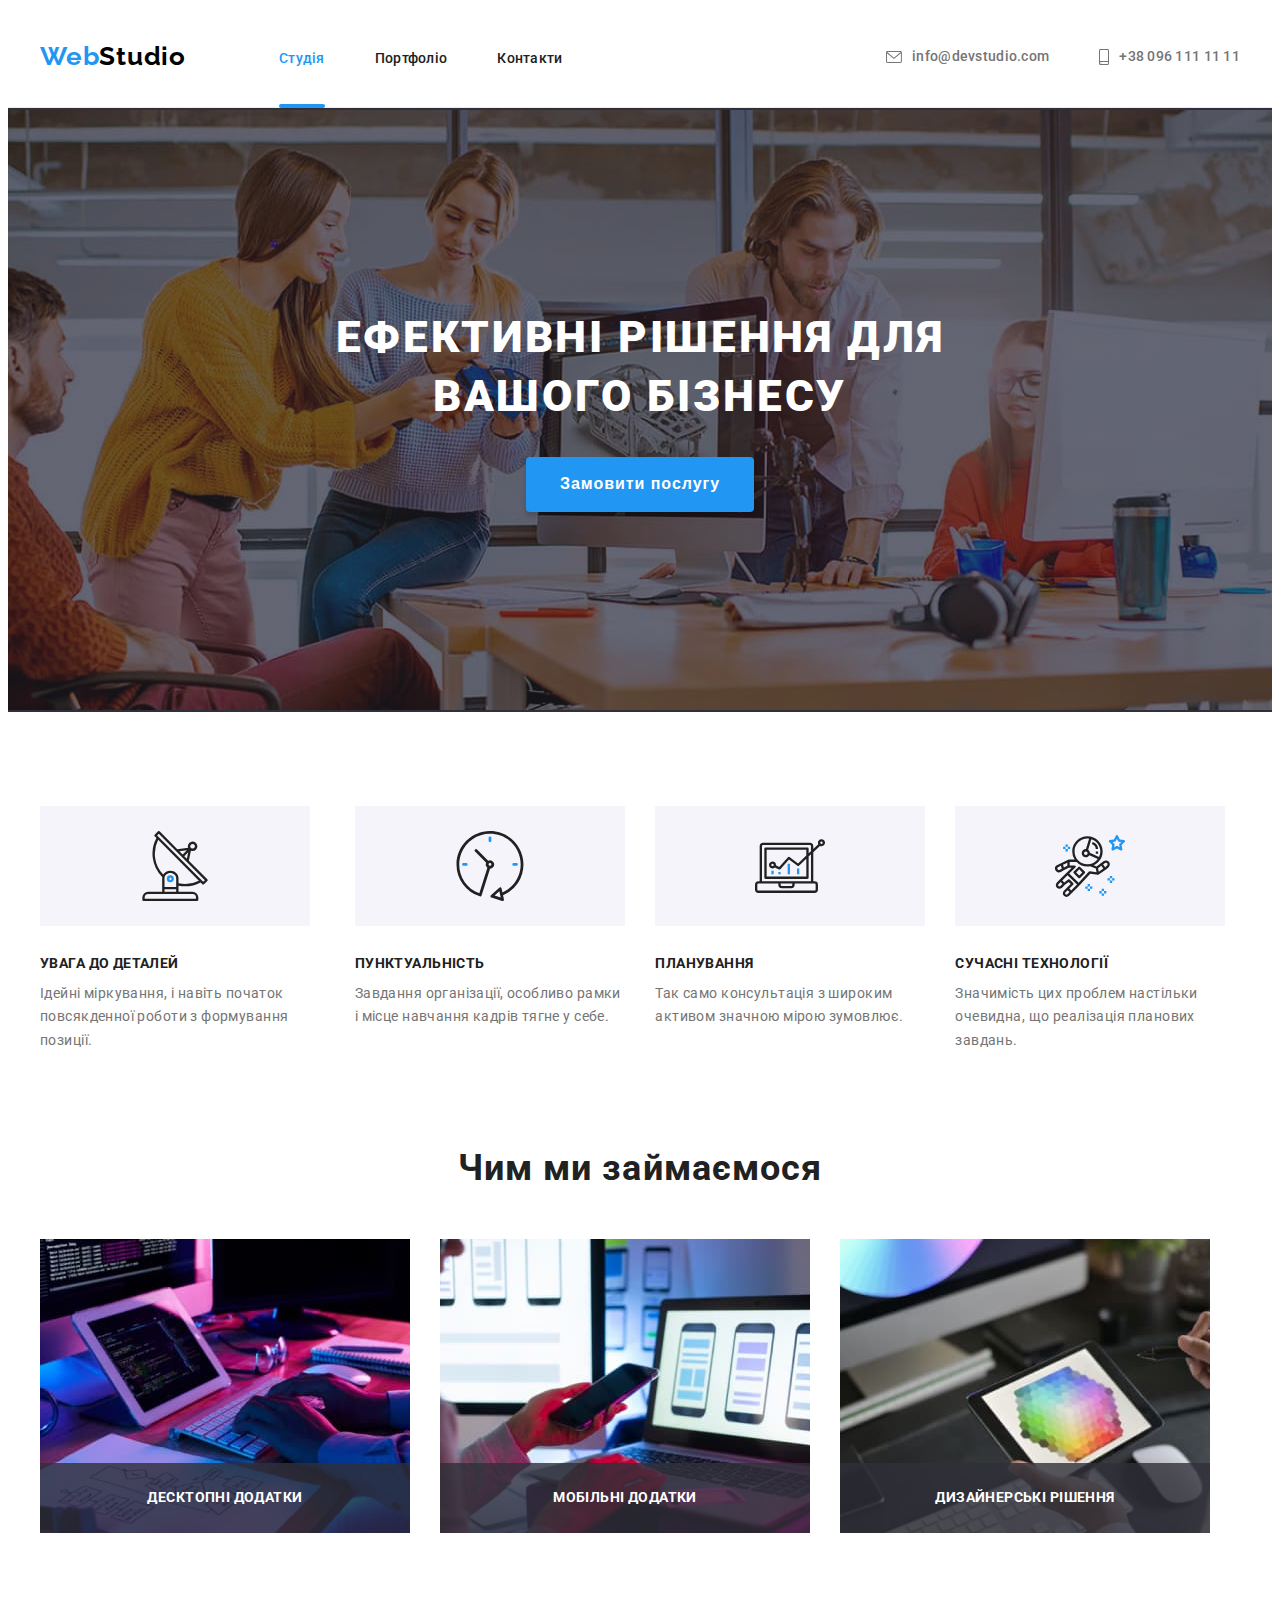
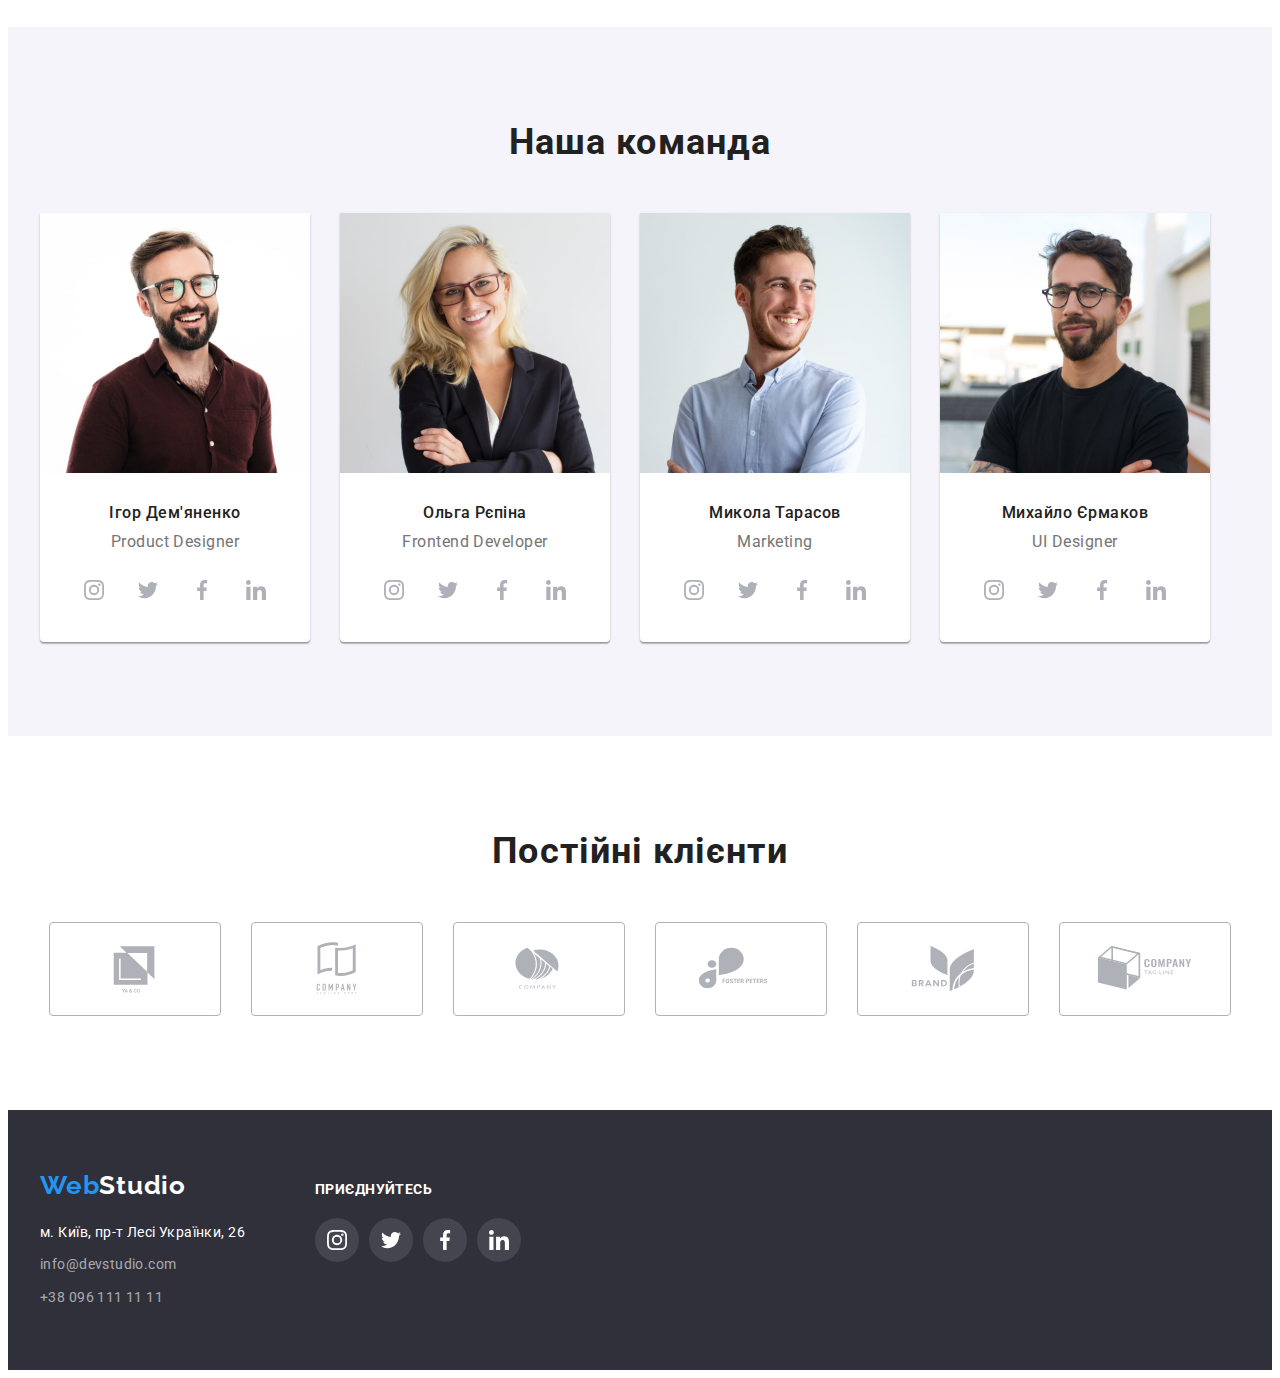
<file: index.html>
<!DOCTYPE html>
<html lang="en">
  <head>
    <meta charset="UTF-8" />
    <meta http-equiv="X-UA-Compatible" content="IE=edge" />
    <meta name="viewport" content="width=device-width, initial-scale=1.0" />
    <title>WebStudio</title>
    <link
      rel="stylesheet"
      href="https://cdnjs.cloudflare.com/ajax/libs/modern-normalize/1.1.0/modern-normalize.min.css"
      integrity="sha512-wpPYUAdjBVSE4KJnH1VR1HeZfpl1ub8YT/NKx4PuQ5NmX2tKuGu6U/JRp5y+Y8XG2tV+wKQpNHVUX03MfMFn9Q=="
      crossorigin="anonymous"
      referrerpolicy="no-referrer"
    />

    <link rel="preconnect" href="https://fonts.googleapis.com" />
    <link rel="preconnect" href="https://fonts.gstatic.com" crossorigin />
    <link
      href="https://fonts.googleapis.com/css2?family=Raleway:wght@700&family=Roboto:wght@400;500;700;900&display=swap"
      rel="stylesheet"
    />

    <link rel="stylesheet" href="./css/style.css" />
  </head>

  <body>
    <header>
      <div class="container header-section">
        <nav>
          <a href="./index.html" lang="en" target="_parent" class="logo"
            ><span class="web">Web</span><span class="studio">Studio</span></a
          >

          <ul class="ul-header-nav">
            <li>
              <a href="./index.html" target="_self" class="header-nav-active"
                >Студія</a
              >
            </li>
            <li>
              <a
                href="./portfolio.html"
                target="_parent"
                class="header-nav-point"
                >Портфоліо</a
              >
            </li>
            <li>
              <a href="" class="header-nav-point">Контакти</a>
            </li>
          </ul>
        </nav>

        <ul class="header-contact">
          <li>
            <a href="mailto:info@devstudio.com" class="header-contact-point">
              <svg class="header-icons" width="16" height="12">
                <use href="./image/icons.svg#icon-envelope"></use>
              </svg>
              info@devstudio.com
            </a>
          </li>
          <li>
            <a href="tel:+380961111111" class="header-contact-point">
              <svg class="header-icons" width="10" height="16">
                <use href="./image/icons.svg#icon-smartphone"></use>
              </svg>
              +38 096 111 11 11</a
            >
          </li>
        </ul>
      </div>
    </header>

    <main>
      <section class="hero section">
        <div class="container">
          <h1 class="hero-h1">
            Ефективні рішення для <br />
            вашого бізнесу
          </h1>
          <button type="button" class="hero-button" data-modal-open>
            Замовити послугу
          </button>
        </div>
      </section>

      
      <section class="feature section">
        <div class="container">
          <h2 class="visually-hidden">Особливості</h2>

          <ul class="feature-list">
            <li class="feature-card">
              <div class="feature-icons-fone">
                <svg class="feature-icons">
                  <use href="./image/icons.svg#icon-antenna"></use>
                </svg>
              </div>
              <h3 class="feature-h3">Увага до деталей</h3>
              <p class="feature-p">
                Ідейні міркування, і навіть початок повсякденної роботи з
                формування позиції.
              </p>
            </li>

            <li class="feature-card">
              <div class="feature-icons-fone">
                <svg class="feature-icons">
                  <use href="./image/icons.svg#icon-clock"></use>
                </svg>
              </div>
              <h3 class="feature-h3">Пунктуальність</h3>
              <p class="feature-p">
                Завдання організації, особливо рамки і місце навчання кадрів
                тягне у себе.
              </p>
            </li>

            <li class="feature-card">
              <div class="feature-icons-fone">
                <svg class="feature-icons">
                  <use href="./image/icons.svg#icon-diagram"></use>
                </svg>
              </div>
              <h3 class="feature-h3">Планування</h3>
              <p class="feature-p">
                Так само консультація з широким активом значною мірою зумовлює.
              </p>
            </li>

            <li class="feature-card">
              <div class="feature-icons-fone">
                <svg class="feature-icons">
                  <use href="./image/icons.svg#icon-astronaut"></use>
                </svg>
              </div>

              <h3 class="feature-h3">Сучасні технології</h3>
              <p class="feature-p">
                Значимість цих проблем настільки очевидна, що реалізація
                планових завдань.
              </p>
            </li>
          </ul>
        </div>
      </section>

      <section class="activity">
        <div class="container">
          <h2 class="index-h2">Чим ми займаємося</h2>

          <ul class="ul-activity-list">
            <li class="li-activity-item">
              <img
                src="./image/box1.jpg"
                alt="крупним планом зображення програміста, який працює на робочому столі в офісі"
                width="370"
                height="294"
              />
              <h3 class="activity-h3">Десктопні додатки</h3>
            </li>
            <li class="li-activity-item">
              <img
                src="./image/box2.jpg"
                alt="дизайнери веб-інтерфейсу розробляють програми для смартфонів, команда творців працює інтерфейс мобільного телефону"
                width="370"
                height="294"
              />
              <h3 class="activity-h3">Мобільні додатки</h3>
            </li>
            <li class="li-activity-item">
              <img
                src="./image/box3.jpg"
                alt="творчий художник веб-дизайн із робочим графічним планшетом із вибором кольорів на планшеті зображена палітра"
                width="370"
                height="294"
              />
              <h3 class="activity-h3">Дизайнерські рішення</h3>
            </li>
          </ul>
        </div>
      </section>

      <section class="teams section">
        <div class="container">
          <h2 class="index-h2">Наша команда</h2>

          <ul class="ul-teams-list">
            <li class="li-teams-card">
              <img
                src="./image/team1.jpg"
                alt="один чоловік"
                width="270"
                height="260"
              />
              <h3 class="teams-h3">Ігор Дем'яненко</h3>
              <p class="teams-p">Product Designer</p>
              <ul class="ul-social-link-list">
                <li class="li-social-link-item">
                  <a
                    class="social-link"
                    href="https://instagram.com"
                    target="_blank"
                    rel="noopenner noreferre nofollow"
                    aria-label="Instagram"
                  >
                    <svg class="social-icons">
                      <use href="./image/icons.svg#icon-instagram"></use>
                    </svg>
                  </a>
                </li>
                <li class="li-social-link-item">
                  <a
                    class="social-link"
                    href="https://twitter.com"
                    target="_blank"
                    rel="noopenner noreferre nofollow"
                    aria-label="twitter"
                  >
                    <svg class="social-icons">
                      <use href="./image/icons.svg#icon-twitter"></use>
                    </svg>
                  </a>
                </li>
                <li class="li-social-link-item">
                  <a
                    class="social-link"
                    href="https://facebook.com"
                    target="_blank"
                    rel="noopenner noreferre nofollow"
                    aria-label="facebook"
                  >
                    <svg class="social-icons">
                      <use href="./image/icons.svg#icon-facebook"></use>
                    </svg>
                  </a>
                </li>
                <li class="li-social-link-item">
                  <a
                    class="social-link"
                    href="https://linkedin.com"
                    target="_blank"
                    rel="noopenner noreferre nofollow"
                    aria-label="linkedin"
                  >
                    <svg class="social-icons">
                      <use href="./image/icons.svg#icon-linkedin"></use>
                    </svg>
                  </a>
                </li>
              </ul>
            </li>

            <li class="li-teams-card">
              <img
                src="./image/team2.jpg"
                alt="одна жінка"
                width="270"
                height="260"
              />

              <h3 class="teams-h3">Ольга Рєпіна</h3>
              <p class="teams-p">Frontend Developer</p>

              <ul class="ul-social-link-list">
                <li class="li-social-link-item">
                  <a
                    class="social-link"
                    href="https://instagram.com"
                    target="_blank"
                    rel="noopenner noreferre nofollow"
                    aria-label="Instagram"
                  >
                    <svg class="social-icons">
                      <use href="./image/icons.svg#icon-instagram"></use>
                    </svg>
                  </a>
                </li>

                <li class="li-social-link-item">
                  <a
                    class="social-link"
                    href="https://twitter.com"
                    target="_blank"
                    rel="noopenner noreferre nofollow"
                    aria-label="twitter"
                  >
                    <svg class="social-icons">
                      <use href="./image/icons.svg#icon-twitter"></use>
                    </svg>
                  </a>
                </li>

                <li class="li-social-link-item">
                  <a
                    class="social-link"
                    href="https://facebook.com"
                    target="_blank"
                    rel="noopenner noreferre nofollow"
                    aria-label="facebook"
                  >
                    <svg class="social-icons">
                      <use href="./image/icons.svg#icon-facebook"></use>
                    </svg>
                  </a>
                </li>
                <li class="li-social-link-item">
                  <a
                    class="social-link"
                    href="https://linkedin.com"
                    target="_blank"
                    rel="noopenner noreferre nofollow"
                    aria-label="linkedin"
                  >
                    <svg class="social-icons">
                      <use href="./image/icons.svg#icon-linkedin"></use>
                    </svg>
                  </a>
                </li>
              </ul>
            </li>

            <li class="li-teams-card">
              <img
                src="./image/team3.jpg"
                alt="один чоловік без окулярів"
                width="270"
                height="260"
              />

              <h3 class="teams-h3">Микола Тарасов</h3>
              <p class="teams-p">Marketing</p>

              <ul class="ul-social-link-list">
                <li class="li-social-link-item">
                  <a
                    class="social-link"
                    href="https://instagram.com"
                    target="_blank"
                    rel="noopenner noreferre nofollow"
                    aria-label="Instagram"
                  >
                    <svg class="social-icons">
                      <use href="./image/icons.svg#icon-instagram"></use>
                    </svg>
                  </a>
                </li>

                <li class="li-social-link-item">
                  <a
                    class="social-link"
                    href="https://twitter.com"
                    target="_blank"
                    rel="noopenner noreferre nofollow"
                    aria-label="twitter"
                  >
                    <svg class="social-icons">
                      <use href="./image/icons.svg#icon-twitter"></use>
                    </svg>
                  </a>
                </li>

                <li class="li-social-link-item">
                  <a
                    class="social-link"
                    href="https://facebook.com"
                    target="_blank"
                    rel="noopenner noreferre nofollow"
                    aria-label="facebook"
                  >
                    <svg class="social-icons">
                      <use href="./image/icons.svg#icon-facebook"></use>
                    </svg>
                  </a>
                </li>
                <li class="li-social-link-item">
                  <a
                    class="social-link"
                    href="https://linkedin.com"
                    target="_blank"
                    rel="noopenner noreferre nofollow"
                    aria-label="linkedin"
                  >
                    <svg class="social-icons">
                      <use href="./image/icons.svg#icon-linkedin"></use>
                    </svg>
                  </a>
                </li>
              </ul>
            </li>

            <li class="li-teams-card">
              <img
                src="./image/team4.jpg"
                alt="один чоловік"
                width="270"
                height="260"
              />
              <h3 class="teams-h3">Михайло Єрмаков</h3>
              <p class="teams-p">UI Designer</p>

              <ul class="ul-social-link-list">
                <li class="li-social-link-item">
                  <a
                    class="social-link"
                    href="https://instagram.com"
                    target="_blank"
                    rel="noopenner noreferre nofollow"
                    aria-label="Instagram"
                  >
                    <svg class="social-icons">
                      <use href="./image/icons.svg#icon-instagram"></use>
                    </svg>
                  </a>
                </li>

                <li class="li-social-link-item">
                  <a
                    class="social-link"
                    href="https://twitter.com"
                    target="_blank"
                    rel="noopenner noreferre nofollow"
                    aria-label="twitter"
                  >
                    <svg class="social-icons">
                      <use href="./image/icons.svg#icon-twitter"></use>
                    </svg>
                  </a>
                </li>

                <li class="li-social-link-item">
                  <a
                    class="social-link"
                    href="https://facebook.com"
                    target="_blank"
                    rel="noopenner noreferre nofollow"
                    aria-label="facebook"
                  >
                    <svg class="social-icons">
                      <use href="./image/icons.svg#icon-facebook"></use>
                    </svg>
                  </a>
                </li>
                <li class="li-social-link-item">
                  <a
                    class="social-link"
                    href="https://linkedin.com"
                    target="_blank"
                    rel="noopenner noreferre nofollow"
                    aria-label="linkedin"
                  >
                    <svg class="social-icons">
                      <use href="./image/icons.svg#icon-linkedin"></use>
                    </svg>
                  </a>
                </li>
              </ul>
            </li>
          </ul>
        </div>
      </section>
      <section class="client section">
        <div class="container">
          <h2 class="index-h2">Постійні клієнти</h2>
          <ul class="client-list">
            <li class="client-list-item">
              <a
                class="client-link"
                href=""
                target="_blank"
                rel="noopenner noreferre nofollow"
                aria-label="логотип компанії"
              >
                <svg class="client-logo">
                  <use href="./image/icons.svg#icon-Logo1"></use>
                </svg>
              </a>
            </li>

            <li class="client-list-item">
              <a
                class="client-link"
                href=""
                target="_blank"
                rel="noopenner noreferre nofollow"
                aria-label="логотип компанії"
              >
                <svg class="client-logo">
                  <use href="./image/icons.svg#icon-Logo2"></use>
                </svg>
              </a>
            </li>

            <li class="client-list-item">
              <a
                class="client-link"
                href=""
                target="_blank"
                rel="noopenner noreferre nofollow"
                aria-label="логотип компанії"
              >
                <svg class="client-logo">
                  <use href="./image/icons.svg#icon-Logo3"></use>
                </svg>
              </a>
            </li>

            <li class="client-list-item">
              <a
                class="client-link"
                href=""
                target="_blank"
                rel="noopenner noreferre nofollow"
                aria-label="логотип компанії"
              >
                <svg class="client-logo">
                  <use href="./image/icons.svg#icon-Logo4"></use>
                </svg>
              </a>
            </li>

            <li class="client-list-item">
              <a
                class="client-link"
                href=""
                target="_blank"
                rel="noopenner noreferre nofollow"
                aria-label="логотип компанії"
              >
                <svg class="client-logo">
                  <use href="./image/icons.svg#icon-Logo5"></use>
                </svg>
              </a>
            </li>

            <li class="client-list-item">
              <a
                class="client-link"
                href=""
                target="_blank"
                rel="noopenner noreferre nofollow"
                aria-label="логотип компанії"
              >
                <svg class="client-logo">
                  <use href="./image/icons.svg#icon-Logo6"></use>
                </svg>
              </a>
            </li>
          </ul>
        </div>
      </section>
    </main>

    <footer>
      <div class="container footer">
        <div class="wrapper">
          <a href="./index.html" lang="en" class="none-underline"
            ><span class="web-footer">Web</span
            ><span class="studio-footer">Studio</span></a
          >
          <address>
            <ul>
              <li>
                <a
                  href="https://goo.gl/maps/DPtPndWBC826nFuF8"
                  target="_blank"
                  rel="noopenner noreferre nofollow"
                  class="city"
                  >м. Київ, пр-т Лесі Українки, 26</a
                >
              </li>
              <li>
                <a href="mailto:info@devstudio.com" class="footer-point"
                  >info@devstudio.com</a
                >
              </li>
              <li>
                <a href="tel:+380961111111" class="footer-point"
                  >+38 096 111 11 11</a
                >
              </li>
            </ul>
          </address>
        </div>

        <div class="footer-link">
          <p class="footer-call">Приєднуйтесь</p>

          <ul class="ul-social-link-list-footer">
            <li class="li-social-link-item-footer">
              <a
                class="social-link-footer"
                href="https://instagram.com"
                target="_blank"
                rel="noopenner noreferre nofollow"
                aria-label="Instagram"
              >
                <svg class="social-icons">
                  <use href="./image/icons.svg#icon-instagram"></use>
                </svg>
              </a>
            </li>

            <li class="li-social-link-item-footer">
              <a
                class="social-link-footer"
                href="https://twitter.com"
                target="_blank"
                rel="noopenner noreferre nofollow"
                aria-label="twitter"
              >
                <svg class="social-icons">
                  <use href="./image/icons.svg#icon-twitter"></use>
                </svg>
              </a>
            </li>

            <li class="li-social-link-item-footer">
              <a
                class="social-link-footer"
                href="https://facebook.com"
                target="_blank"
                rel="noopenner noreferre nofollow"
                aria-label="facebook"
              >
                <svg class="social-icons">
                  <use href="./image/icons.svg#icon-facebook"></use>
                </svg>
              </a>
            </li>
            <li class="li-social-link-item-footer">
              <a
                class="social-link-footer"
                href="https://linkedin.com"
                target="_blank"
                rel="noopenner noreferre nofollow"
                aria-label="linkedin"
              >
                <svg class="social-icons">
                  <use href="./image/icons.svg#icon-linkedin"></use>
                </svg>
              </a>
            </li>
          </ul>
        </div>
      </div>
    </footer>
    
    <div class="backdrop is-hidden" data-modal>
      <div class="modal">
        <p>
          Lorem ipsum dolor, sit amet consectetur adipisicing elit. Quidem
          tempora doloremque hic repellendus animi fuga ut incidunt
          explicabo unde provident rem quo, neque nobis perferendis amet
          laborum, laboriosam natus numquam corrupti saepe repellat id
          perspiciatis quisquam? Natus ipsa dolores, obcaecati officiis vero
          placeat. Odio fugiat nihil eveniet rem omnis commodi soluta
          aliquid voluptatum tenetur doloribus porro corrupti fuga iste
          error nostrum assumenda suscipit ut, laboriosam deleniti a
          inventore ex qui dolores. Vel, illum. Aut dolores veniam modi
          voluptatem delectus? Fugit, incidunt unde inventore distinctio
          dolores magnam vero atque voluptate perferendis, autem itaque a?
          Quisquam, quo doloremque? Esse ad dolorem quia!
        </p>
        <button class="close-icon" data-modal-close>
          <svg width="18" height="18">
            <use href="./image/icons.svg#icon-close"></use>
          </svg>
        </button>
      </div>
    </div>

    <script src="./js/modal.js"></script>
  </body>
</html>
</file>
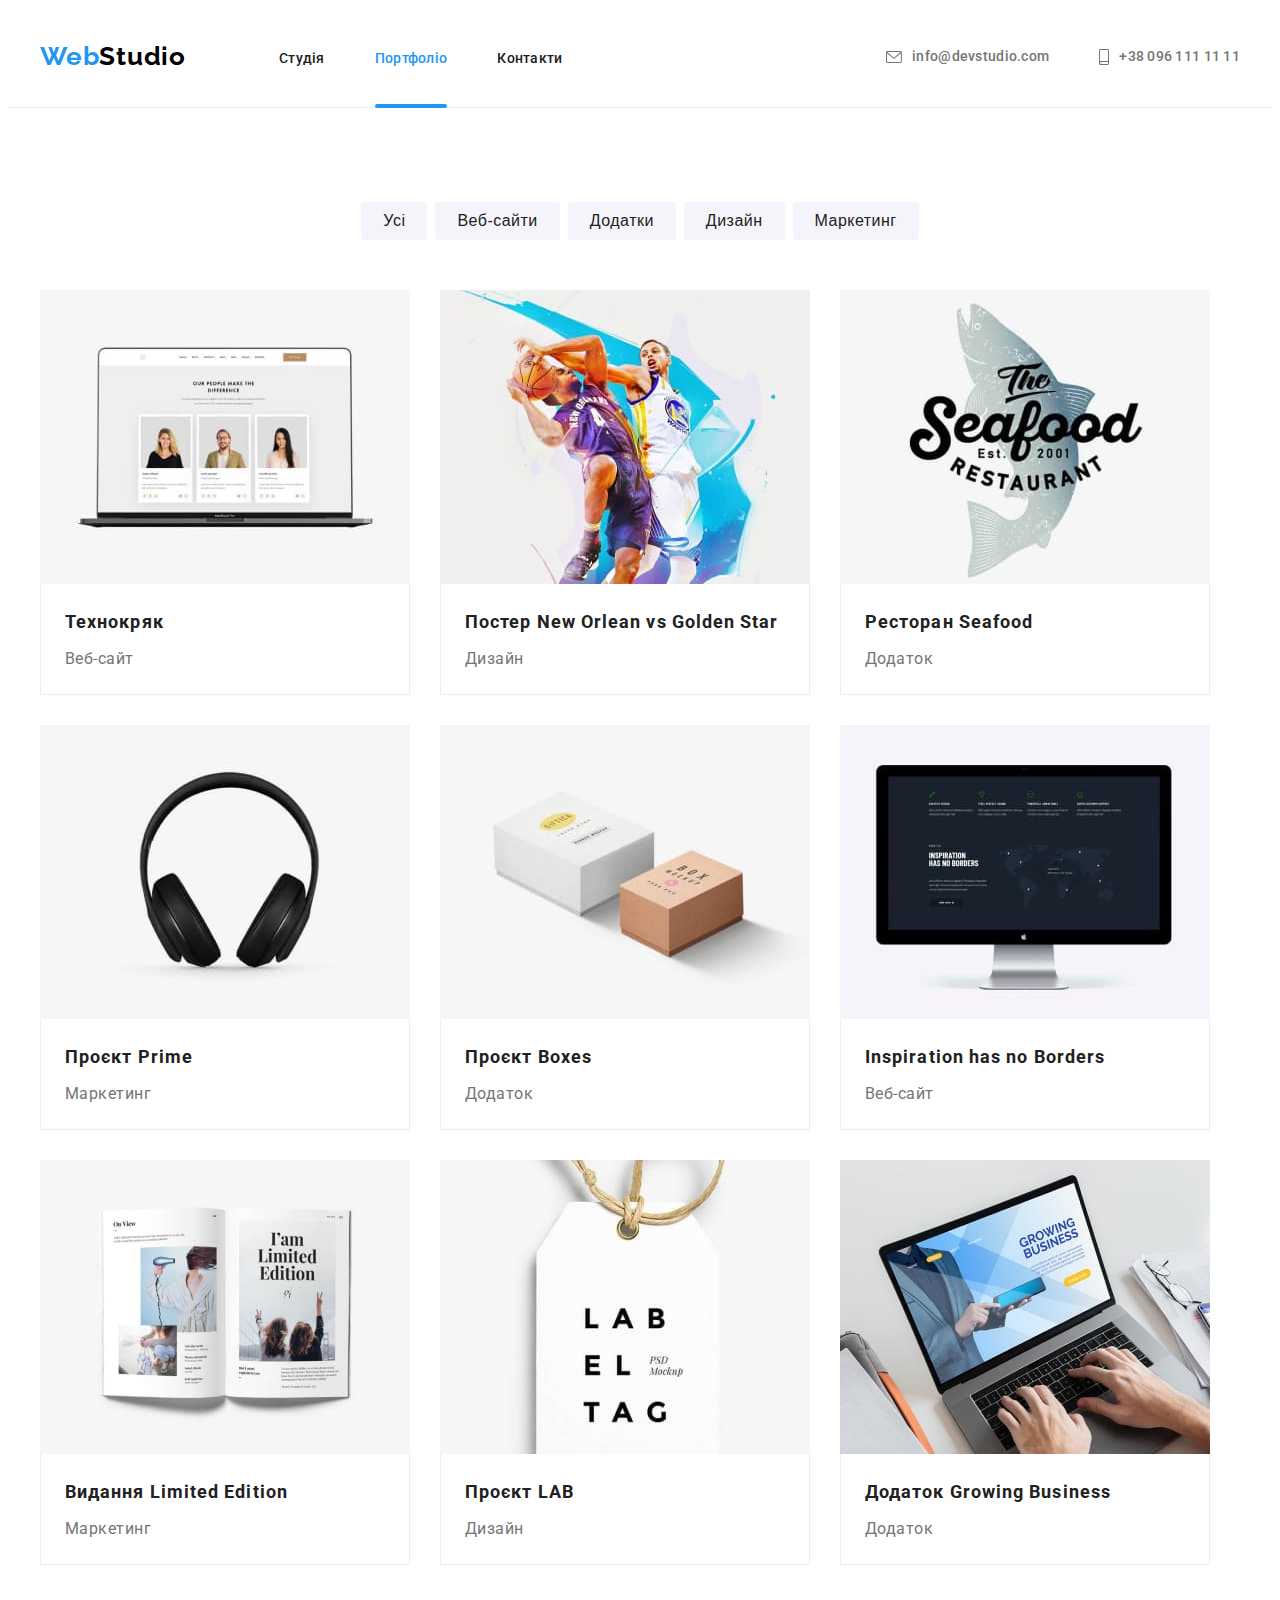
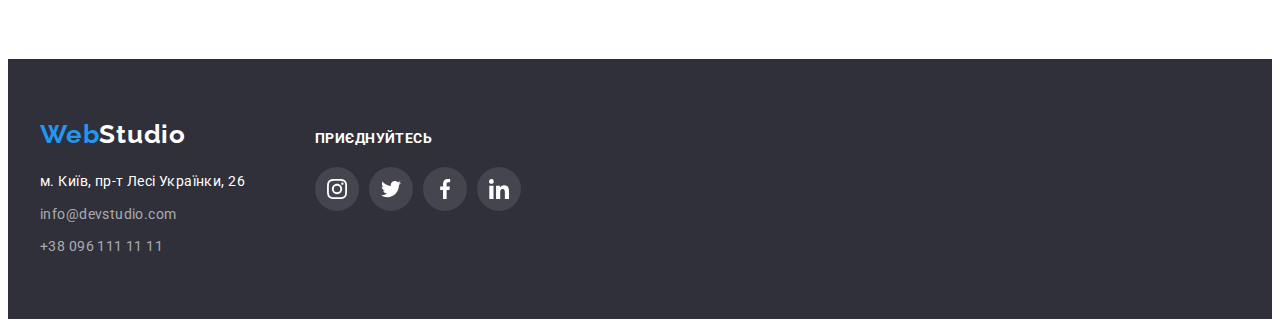
<file: portfolio.html>
<!DOCTYPE html>
<html lang="en">
  <head>
    <meta charset="UTF-8" />
    <meta http-equiv="X-UA-Compatible" content="IE=edge" />
    <meta name="viewport" content="width=device-width, initial-scale=1.0" />
    <title>Portfolio</title>
    <link
      rel="stylesheet"
      href="https://cdnjs.cloudflare.com/ajax/libs/modern-normalize/1.1.0/modern-normalize.min.css"
      integrity="sha512-wpPYUAdjBVSE4KJnH1VR1HeZfpl1ub8YT/NKx4PuQ5NmX2tKuGu6U/JRp5y+Y8XG2tV+wKQpNHVUX03MfMFn9Q=="
      crossorigin="anonymous"
      referrerpolicy="no-referrer"
    />

    <link rel="preconnect" href="https://fonts.googleapis.com" />
    <link rel="preconnect" href="https://fonts.gstatic.com" crossorigin />
    <link
      href="https://fonts.googleapis.com/css2?family=Raleway:wght@700&family=Roboto:wght@400;500;700;900&display=swap"
      rel="stylesheet"
    />

    <link rel="stylesheet" href="./css/style.css" />
  </head>

  <body>
    <header>
      <div class="container header-section">
        <nav>
          <a href="./index.html" lang="en" target="_parent" class="logo"
            ><span class="web">Web</span><span class="studio">Studio</span></a
          >

          <ul class="ul-header-nav">
            <li>
              <a href="./index.html" target="_self" class="header-nav-point"
                >Студія</a
              >
            </li>
            <li>
              <a
                href="./portfolio.html"
                target="_parent"
                class="header-nav-active"
                >Портфоліо</a
              >
            </li>
            <li>
              <a href="" class="header-nav-point">Контакти</a>
            </li>
          </ul>
        </nav>

        <ul class="header-contact">
          <li>
            <a href="mailto:info@devstudio.com" class="header-contact-point">
              <svg class="header-icons" width="16" height="12">
                <use href="./image/icons.svg#icon-envelope"></use>
              </svg>
              info@devstudio.com
            </a>
          </li>
          <li>
            <a href="tel:+380961111111" class="header-contact-point">
              <svg class="header-icons" width="10" height="16">
                <use href="./image/icons.svg#icon-smartphone"></use>
              </svg>
              +38 096 111 11 11</a
            >
          </li>
        </ul>
      </div>
    </header>

    <main>
      <section class="portfolio section">
        <div class="container">
          <h1 class="visually-hidden">Приклади робіт</h1>

          <ul class="filter">
            <li><button type="button" class="filter-button">Усі</button></li>
            <li>
              <button type="button" class="filter-button">Веб-сайти</button>
            </li>
            <li>
              <button type="button" class="filter-button">Додатки</button>
            </li>
            <li><button type="button" class="filter-button">Дизайн</button></li>
            <li>
              <button type="button" class="filter-button">Маркетинг</button>
            </li>
          </ul>

          <ul class="ul-portfolio-list">
            <li class="li-portfolio-list-card">
              <a href="" target="_blank" class="a-portfolio-list-card-item">
                <div class="tumb">
                  <img
                    src="./image/sam-tech.jpg"
                    alt="computer"
                    width="370"
                    height="294"
                  />
                  <div class="overlay">
                    <p>
                      Ресурс пропонує комплексні пропозиції з різним рівнем
                      функціоналу та сервісів. Все це дозволить відвідувачу
                      отримати вичерпні відомості про компанію чи приватну
                      особу.
                    </p>
                  </div>
                </div>

                <div class="div-portfolio-list-name">
                  <h3>Технокряк</h3>
                  <p>Веб-сайт</p>
                </div>
              </a>
            </li>
            <li class="li-portfolio-list-card">
              <a href="" target="_blank" class="a-portfolio-list-card-item">
                <div class="tumb">
                  <img
                    src="./image/sam-neworlean.jpg"
                    alt="poster"
                    width="370"
                    height="294"
                  />
                  <div class="overlay">
                    <p>
                      Ресурс пропонує комплексні пропозиції з різним рівнем
                      функціоналу та сервісів. Все це дозволить відвідувачу
                      отримати вичерпні відомості про компанію чи приватну
                      особу.
                    </p>
                  </div>
                </div>
                <div class="div-portfolio-list-name">
                  <h3>
                    Постер <span lang="en">New Orlean vs Golden Star</span>
                  </h3>
                  <p>Дизайн</p>
                </div>
              </a>
            </li>

            <li class="li-portfolio-list-card">
              <a href="" target="_blank" class="a-portfolio-list-card-item">
                <div class="tumb">
                  <img
                    src="./image/sam-seafood.jpg"
                    alt="poster"
                    width="370"
                    height="294"
                  />
                  <div class="overlay">
                    <p>
                      Ресурс пропонує комплексні пропозиції з різним рівнем
                      функціоналу та сервісів. Все це дозволить відвідувачу
                      отримати вичерпні відомості про компанію чи приватну
                      особу.
                    </p>
                  </div>
                </div>
                <div class="div-portfolio-list-name">
                  <h3>Ресторан <span lang="en">Seafood</span></h3>
                  <p>Додаток</p>
                </div>
              </a>
            </li>

            <li class="li-portfolio-list-card">
              <a href="" target="_blank" class="a-portfolio-list-card-item">
                <div class="tumb">
                  <img
                    src="./image/sam-prime.jpg"
                    alt="heandphones"
                    width="370"
                    height="294"
                  />
                  <div class="overlay">
                    <p>
                      Ресурс пропонує комплексні пропозиції з різним рівнем
                      функціоналу та сервісів. Все це дозволить відвідувачу
                      отримати вичерпні відомості про компанію чи приватну
                      особу.
                    </p>
                  </div>
                </div>
                <div class="div-portfolio-list-name">
                  <h3>Проєкт <span lang="en">Prime</span></h3>
                  <p>Маркетинг</p>
                </div>
              </a>
            </li>

            <li class="li-portfolio-list-card">
              <a href="" target="_blank" class="a-portfolio-list-card-item">
                <div class="tumb">
                  <img
                    src="./image/sam-boxes.jpg"
                    alt="boxes"
                    width="370"
                    height="294"
                  />
                  <div class="overlay">
                    <p>
                      Ресурс пропонує комплексні пропозиції з різним рівнем
                      функціоналу та сервісів. Все це дозволить відвідувачу
                      отримати вичерпні відомості про компанію чи приватну
                      особу.
                    </p>
                  </div>
                </div>
                <div class="div-portfolio-list-name">
                  <h3>Проєкт <span lang="en">Boxes</span></h3>
                  <p>Додаток</p>
                </div>
              </a>
            </li>

            <li class="li-portfolio-list-card">
              <a href="" target="_blank" class="a-portfolio-list-card-item">
                <div class="tumb">
                  <img
                    src="./image/sam-inspiration.jpg"
                    alt="monitor"
                    width="370"
                    height="294"
                  />
                  <div class="overlay">
                    <p>
                      Ресурс пропонує комплексні пропозиції з різним рівнем
                      функціоналу та сервісів. Все це дозволить відвідувачу
                      отримати вичерпні відомості про компанію чи приватну
                      особу.
                    </p>
                  </div>
                </div>
                <div class="div-portfolio-list-name">
                  <h3><span lang="en">Inspiration has no Borders</span></h3>
                  <p>Веб-сайт</p>
                </div>
              </a>
            </li>

            <li class="li-portfolio-list-card">
              <a href="" target="_blank" class="a-portfolio-list-card-item">
                <div class="tumb">
                  <img
                    src="./image/sam-limited.jpg"
                    alt="book"
                    width="370"
                    height="294"
                  />
                  <div class="overlay">
                    <p>
                      Ресурс пропонує комплексні пропозиції з різним рівнем
                      функціоналу та сервісів. Все це дозволить відвідувачу
                      отримати вичерпні відомості про компанію чи приватну
                      особу.
                    </p>
                  </div>
                </div>
                <div class="div-portfolio-list-name">
                  <h3>Видання <span lang="en">Limited Edition</span></h3>
                  <p>Маркетинг</p>
                </div>
              </a>
            </li>

            <li class="li-portfolio-list-card">
              <a href="" target="_blank" class="a-portfolio-list-card-item">
                <div class="tumb">
                  <img
                    src="./image/sam-lab.jpg"
                    alt="letters"
                    width="370"
                    height="294"
                  />
                  <div class="overlay">
                    <p>
                      Ресурс пропонує комплексні пропозиції з різним рівнем
                      функціоналу та сервісів. Все це дозволить відвідувачу
                      отримати вичерпні відомості про компанію чи приватну
                      особу.
                    </p>
                  </div>
                </div>
                <div class="div-portfolio-list-name">
                  <h3>Проєкт <span lang="en">LAB</span></h3>
                  <p>Дизайн</p>
                </div>
              </a>
            </li>

            <li class="li-portfolio-list-card">
              <a href="" target="_blank" class="a-portfolio-list-card-item">
                <div class="tumb">
                  <img
                    src="./image/sam-growing.jpg"
                    alt="notebook width hands"
                    width="370"
                    height="294"
                  />
                  <div class="overlay">
                    <p>
                      Ресурс пропонує комплексні пропозиції з різним рівнем
                      функціоналу та сервісів. Все це дозволить відвідувачу
                      отримати вичерпні відомості про компанію чи приватну
                      особу.
                    </p>
                  </div>
                </div>
                <div class="div-portfolio-list-name">
                  <h3>Додаток <span lang="en">Growing Business</span></h3>
                  <p>Додаток</p>
                </div>
              </a>
            </li>
          </ul>
        </div>
      </section>
    </main>

    <footer>
      <div class="container footer">
        <div class="wrapper">
          <a href="./index.html" lang="en" class="none-underline"
            ><span class="web-footer">Web</span
            ><span class="studio-footer">Studio</span></a
          >
          <address>
            <ul>
              <li>
                <a
                  href="https://goo.gl/maps/DPtPndWBC826nFuF8"
                  target="_blank"
                  rel="noopenner noreferre nofollow"
                  class="city"
                  >м. Київ, пр-т Лесі Українки, 26</a
                >
              </li>
              <li>
                <a href="mailto:info@devstudio.com" class="footer-point"
                  >info@devstudio.com</a
                >
              </li>
              <li>
                <a href="tel:+380961111111" class="footer-point"
                  >+38 096 111 11 11</a
                >
              </li>
            </ul>
          </address>
        </div>

        <div class="footer-link">
          <p class="footer-call">Приєднуйтесь</p>

          <ul class="ul-social-link-list-footer">
            <li class="li-social-link-item-footer">
              <a
                class="social-link-footer"
                href="https://instagram.com"
                target="_blank"
                rel="noopenner noreferre nofollow"
                aria-label="Instagram"
              >
                <svg class="social-icons">
                  <use href="./image/icons.svg#icon-instagram"></use>
                </svg>
              </a>
            </li>

            <li class="li-social-link-item-footer">
              <a
                class="social-link-footer"
                href="https://twitter.com"
                target="_blank"
                rel="noopenner noreferre nofollow"
                aria-label="twitter"
              >
                <svg class="social-icons">
                  <use href="./image/icons.svg#icon-twitter"></use>
                </svg>
              </a>
            </li>

            <li class="li-social-link-item-footer">
              <a
                class="social-link-footer"
                href="https://facebook.com"
                target="_blank"
                rel="noopenner noreferre nofollow"
                aria-label="facebook"
              >
                <svg class="social-icons">
                  <use href="./image/icons.svg#icon-facebook"></use>
                </svg>
              </a>
            </li>
            <li class="li-social-link-item-footer">
              <a
                class="social-link-footer"
                href="https://linkedin.com"
                target="_blank"
                rel="noopenner noreferre nofollow"
                aria-label="linkedin"
              >
                <svg class="social-icons">
                  <use href="./image/icons.svg#icon-linkedin"></use>
                </svg>
              </a>
            </li>
          </ul>
        </div>
      </div>
    </footer>
  </body>
</html>
</file>
<file: css/style.css>
:root {
    --blue-color: #2196f3;
    --blue-color-hover-button: #188CE8;
    --black-gray-color: #212121;
    --light-gray-color: #757575;
    --text-white-color: #fff;
    --text-black-color: #000000;
    --section-bacground-color: #F5F4FA;
    --footer-and-hero-bacground-color: #2F303A;
    --link-gray-color: #AFB1B8;

    --timing-function: 250ms cubic-bezier(0.4, 0, 0.2, 1);
    --transition: color var(--timing-function);
    --transitionBgC: background-color 250ms cubic-bezier(0.4, 0, 0.2, 1);
    
    --transition-box-shadow: box-shadow 250ms cubic-bezier(0.4, 0, 0.2, 1);


}

body {
    font-family: 'Roboto', sans-serif;
    
}

h1,
h2,
h3,
h4,
h5,
h6,
p {
    margin: 0;
}

ul {
    list-style-type: none;
    margin: 0;
    padding: 0;
}

a {
    text-decoration: none;
}

img {
    display: block;
    max-width: 100%;
    height: auto;
}

.visually-hidden {
    position: absolute;
    white-space: nowrap;
    width: 1px;
    height: 1px;
    overflow: hidden;
    border: 0;
    padding: 0;
    clip: rect(0 0 0 0);
    clip-path: inset(50%);
    margin: -1px;
}

.container {
    width: 1200px;
    padding-left: 15px;
    padding-right: 15px;
    margin-left: auto;
    margin-right: auto;



}

.section {
    padding-top: 94px;
    padding-bottom: 94px;
    margin-left: auto;
    margin-right: auto;

}


/*  ======================= 
    ==== Секция header ====
    =======================
*/


header {
    border-bottom: 1px solid #ECECEC;
}

.header-section {
    display: flex;
    justify-content: space-between;
    align-items: center;
}

/*Вся Навигация  Лого + Студия - Портфолио - Контакты отображаются в одну линию*/
.container>nav {
    display: flex;
    justify-content: space-between;
}

/*Вторая часть навигации : Список  Студия - Портфолио - Контакты отображаются в одну линию*/
.ul-header-nav {
    display: flex;
    justify-content: space-between;
    align-items: center;
}

/* Список  Студия - Портфолио - Контакты . Формирование отступов между пунктами */
.ul-header-nav>li:not(:first-child) {
    margin-left: 50px;
}

/*Список  Контактов : телефон - email отображаются в одну линию*/
.header-contact {
    display: flex;
    justify-content: space-between;
}

/* Список  Контактов : телефон - email. Формирование отступов между пунктами */
.header-contact>li:not(:last-child) {
    margin-right: 50px;
}

/* Задание отступов Логотипу для формирования верхних и нижних внутренних отступов секции Хедер + левый отступ Логотипа согласно макета*/
.logo {
    padding-top: 24px;
    padding-bottom: 25px;
    padding-right: 93px;
}

/*Часть лого web принимает голубой цвет */
.web {
    color: var(--blue-color);
}

/*Часть лого studio принимает черный цвет */
.studio {
    color: var(--text-black-color);
}

/*определение шрифта и размера для начертания лого в header */
.web,
.studio {
    font-family: "Raleway", sans-serif;
    font-weight: 700;
    font-size: 26px;
    line-height: 1.91;
    letter-spacing: 0.03em;
}

/*отрисовка меню навигации*/
.header-nav-point {
    text-decoration: none;
    color: var(--black-gray-color);
    font-style: normal;
    font-weight: 500;
    font-size: 14px;
    line-height: 1.14;
    letter-spacing: 0.02em;
    transition: var(--transition);
}

.header-nav-active {
    text-decoration: none;
    color: var(--blue-color);
    font-style: normal;
    font-weight: 500;
    font-size: 14px;
    line-height: 1.14;
    letter-spacing: 0.02em;

    position: relative;
}
.header-nav-active::after {
    position: absolute;
    display: block;
    content: '';
    width: 100%;
    height: 4px;
    border-radius: 2px;
    bottom: -42px;
    background-color: #2196f3;
}

.header-contact-point {
    display: flex;
    justify-content: center;
    align-items: center;
    gap: 10px;

    text-decoration: none;
    font-weight: 500;
    font-size: 14px;
    line-height: 1.14;
    letter-spacing: 0.02em;
    color: var(--light-gray-color);
    transition: var(--transition);
}

/*переопредеоение цвета меню и ссылок при ховере\фокусе */
.header-nav-point:hover,
.header-nav-point:focus,
.header-contact-point:hover,
.header-contact-point:focus {
    color: var(--blue-color);
    
}

.header-icons {
    
    fill: currentColor;
}

/*  =================== 
    === Секция main ====
    ====================
*/

/*     =================== 
    === Секция main -> hero ====
       ====================
*/

/*определение цвета фона  для секции герой*/
.hero {

    text-align: center;

    max-width: 1600px;

    background-color: var(--footer-and-hero-bacground-color);
    background-image: linear-gradient(rgba(47, 48, 58, 0.4) 50%, rgba(47, 48, 58, 0.4) 100%), url(../image/heder.jpg);
    /*background-color: rgba(47, 48, 58, 0.4);*/

    background-repeat: no-repeat;
    background-position: center;
    background-size: auto auto;

    padding-top: 200px;
    padding-bottom: 200px;

}

/*определение шрифта заголовка первого уровня для секции герой*/
.hero-h1 {
    font-weight: 900;
    font-size: 44px;
    line-height: 1.36;

    letter-spacing: 0.06em;
    text-transform: uppercase;
    color: var(--text-white-color);
}

/*отрисовка кнопки для секции герой*/
.hero-button {

    cursor: pointer;

    font-weight: 700;
    font-size: 16px;
    line-height: 1.9;
    text-align: center;
    letter-spacing: 0.06em;

    color: var(--text-white-color);
    background: var(--blue-color);
    box-shadow: 0px 4px 4px rgba(0, 0, 0, 0.15);
    border-radius: 4px;
    border-color: transparent;
    margin-top: 30px;
    padding: 10px 32px;
    transition:  var(--transitionBgC);
}

/*переопределение цвета кнопки при ховере\фокусе в секции герой*/
.hero-button:hover,
.hero-button:focus {
    background-color: var(--blue-color-hover-button);

}

/*     ======================== 
    === Секция main -> feature ====
       ========================
*/

/*определение заголовка карточек в секции Особливості. */
.feature-h3 {
    font-size: 14px;
    line-height: 1.14;
    letter-spacing: 0.03em;
    text-transform: uppercase;
    color: var(--black-gray-color);
    margin-bottom: 10px;
}

/*определение параграфа карточек в секции Особливості. */
.feature-p {
    font-size: 14px;
    line-height: 1.7;
    letter-spacing: 0.03em;
    color: var(--light-gray-color);
}

/*определение списка карточек в секции Особливості. */
ul.feature-list {

    display: flex;
    justify-content: space-between;
}

/*определение <li> карточек в секции Особливості. */
li.feature-card:not(:last-child) {
    
    margin-right: 30px;
}

.feature-icons {
    width: 70px;
    height: 70px;

}
div.feature-icons-fone{
    display: flex;
    width: 270px;
    height: 120px;
    background-color: var(--section-bacground-color);
    justify-content: center;
    align-items: center;
    margin-bottom: 30px;
}
/*.feature-icons-fone {
    background-color: var(--section-bacground-color);
    padding: 25px 100px;
    margin-bottom: 30px;
}*/

/*     ======================== 
    === Секция main -> activity ====
       ========================
*/
.index-h2 {
    font-size: 36px;
    line-height: 1.17;
    text-align: center;
    letter-spacing: 0.03em;
    color: var(--black-gray-color);
    margin-bottom: 50px;

}

.activity {

    margin-top: 0;
    padding-bottom: 94px;
    

    
}

.ul-activity-list {
    display: flex;
    gap: 30px;
  
    
   
}
.li-activity-item {
    position: relative;
  /*  z-index: -1;
   без отрицательного индекса модальное окно почему-то проходит под содержимым этого тега. Положительные индексы не срабатывают */  
}

.activity-h3 {
position: absolute;
bottom: 0;

font-weight: 700;
font-size: 14px;
line-height: 1.14;
text-align: center;
letter-spacing: 0.03em;
text-transform: uppercase;
color: var(--text-white-color);
background: rgba(47, 48, 58, 0.8);

height: 70px;
width: 100%;
display: flex;
justify-content: center;
align-items: center;



}

/*     ======================== 
    === Секция main -> teams ====
       ========================
*/
.teams {
    background-color: var(--section-bacground-color);


}

/*формирование карточек в секции Наша команда. */
.li-teams-card {

    width: 270px;
    padding-bottom: 30px;

    background-color: var(--text-white-color);
    box-shadow: 0px 1px 3px rgba(0, 0, 0, 0.12), 0px 1px 1px rgba(0, 0, 0, 0.14), 0px 2px 1px rgba(0, 0, 0, 0.2);
    border-radius: 0px 0px 4px 4px;

}

.ul-teams-list {
    display: flex;
    gap: 30px;

}

/*определение заголовка карточки секции Наша команда */
.teams-h3 {
    font-weight: 500;
    font-size: 16px;
    line-height: 1.2;
    letter-spacing: 0.03em;
    color: var(--black-gray-color);
    text-align: center;
    margin-top: 30px;
    margin-bottom: 10px;
}

/*определение параграфа карточки секции Наша команда */
.teams-p {
    font-size: 16px;
    line-height: 1.2;
    letter-spacing: 0.03em;
    color: var(--light-gray-color);
    text-align: center;
    margin-bottom: 16px;
}

.ul-social-link-list {
    display: flex;
    justify-content: center;
    align-items: center;
    gap: 10px;


}

.social-link {

    color: var(--link-gray-color);

    background-color: var(--text-white-color);
    width: 44px;
    height: 44px;

    display: flex;
    justify-content: center;
    align-items: center;

    border-radius: 50%;

     transition: var(--transition), var(--transitionBgC);

}

.social-link:hover,
.social-link:focus {
    color: var(--text-white-color);

    background-color: var(--blue-color);
}

.li-social-link-item {}

.social-icons {
    width: 20px;
    height: 20px;
    fill: currentColor;
}

/*     ======================== 
    === Секция main -> client ====
       ========================
*/
.client-logo{
    width: 106px;
    height: 60px;
    fill: currentColor;
}

ul.client-list {
 
    display: flex;
    justify-content: center;
    align-items: center;
    gap: 30px; 
   
}

a.client-link {
    display: flex;
    justify-content: center;
    align-items: center;
    width: 170px;
    height: 92px;

    color: var(--link-gray-color);
    background-color: var(--text-white-color); 
    border: 1px solid var(--link-gray-color);
    border-radius: 4px;
  
     transition: var(--transition), border 250ms cubic-bezier(0.4, 0, 0.2, 1);
   
}

.client-link:hover,
.client-link:focus {
    color: var(--blue-color);
    border: 1px solid var(--blue-color);
}
/*     ======================== 
        === Секция footer ====
       ========================
*/
.footer {
    display: flex;
    gap: 70px;
    align-items: baseline;
}

.footer-call {
    font-weight: 700;
    font-size: 14px;
    line-height: 1.14;
    letter-spacing: 0.03em;
    text-transform: uppercase;
    color: var(--text-white-color);
    margin-bottom: 20px;

}

.footer-link {}

/*Это ссылка <a>*/
.social-link-footer {
    color: var(--text-white-color);
    background-color: rgba(255, 255, 255, 0.1);
     width: 44px;
    height: 44px;
    display: flex;
    justify-content: center;
    align-items: center;
    border-radius: 50%;

     transition: var(--transitionBgC);

}

.social-link-footer:hover,
.social-link-footer:focus {

    background-color: var(--blue-color);
}

.ul-social-link-list-footer {
    display: flex;
    gap: 10px;
}

footer {
    background-color: var(--footer-and-hero-bacground-color);
    padding-top: 60px;
    padding-bottom: 60px;

}

address {
    margin-top: 20px;
}

address>ul>li:not(:last-child) {
    margin-bottom: 9px;
}

/*определение стилей для адреса -город\улица. Общий класс не срабатывает*/
.city {
    color: var(--text-white-color);
    text-decoration: none;
    font-style: normal;
    font-size: 14px;
    line-height: 1.7;
    letter-spacing: 0.03em;
    transition: var(--transition);
}

/*определение стилей для адреса - контакты*/
.footer-point {
    color: rgba(255, 255, 255, 0.6);
    text-decoration: none;
    font-style: normal;
    font-size: 14px;
    line-height: 1.7;
    letter-spacing: 0.03em;
    transition: var(--transition);
}

.city:hover,
.city:focus,
.footer-point:hover,
.footer-point:focus {
    color: var(--blue-color);
}

.web-footer,
.studio-footer {
    font-family: "Raleway", sans-serif;
    font-weight: 700;
    font-size: 26px;
    line-height: 1.19;
    letter-spacing: 0.03em;
}

/*Часть лого studio принимает белый цвет */
.studio-footer {
    color: var(--text-white-color);
}

/*Часть лого web принимает голубой цвет */
.web-footer {
    color: var(--blue-color)
}

/*  ======================= 
    ==== Portfolio.html ====
    =======================
*/


.filter {
    display: flex;
    justify-content: center;
    gap: 8px;
    margin-bottom: 50px;
}

/*определям внешний вид кнопок фильтра работ */
.filter-button {
    background: #F5F4FA;
    border-radius: 4px;
    border: none;
    padding: 8px 22px;
    font-weight: 500;
    font-size: 16px;
    line-height: 1.62;
    text-align: center;
    letter-spacing: 0.03em;
    color: var(--black-gray-color);
    cursor: pointer;
    padding: 6px 22px;

    transition: var(--transition), var(--transitionBgC), var(--transition-box-shadow);
}

/*переопределяем цвет кнопок фильтра работ при ховере\фокусе\active*/
.filter-button:hover,
.filter-button:active,
.filter-button:focus {
    background-color: var(--blue-color);

    box-shadow: 0px 3px 1px rgba(0, 0, 0, 0.1), 0px 1px 2px rgba(0, 0, 0, 0.08), 0px 2px 2px rgba(0, 0, 0, 0.12);
    border-radius: 4px;

    color: var(--text-white-color);
}

/*Формируем список примеров работ и определяем стили карточек*/
.ul-portfolio-list {
    display: flex;
    flex-wrap: wrap;
    gap: 30px;
}

.li-portfolio-list-card{}

.a-portfolio-list-card-item {
   display: block;
   transition: var(--transition-box-shadow);
}


.tumb{
    position: relative;
    overflow: hidden;
   
}
.a-portfolio-list-card-item:hover .overlay,
.a-portfolio-list-card-item:active .overlay,
.a-portfolio-list-card-item:focus .overlay {
    transform: translateY(0);
}
.overlay {
    position: absolute;
    bottom: 0;
    left: 0;
    width: 100%;
    height: 100%;
    background-color: #2196f3;
    transform: translateY(100%);
    transition: transform var(--timing-function);
}
.overlay>p {
    color: var(--text-white-color);
    padding: 63px 24px;
    margin: 0;
    
font-size: 18px;
line-height: 1.56;
letter-spacing: 0.03em;
}

.a-portfolio-list-card-item:hover,
.a-portfolio-list-card-item:active,
.a-portfolio-list-card-item:focus {
    box-shadow: 0px 1px 1px rgba(0, 0, 0, 0.12), 0px 4px 4px rgba(0, 0, 0, 0.06), 1px 4px 6px rgba(0, 0, 0, 0.16);
}


.div-portfolio-list-name {
    padding: 20px 24px;
    border-bottom: 1px solid #EEEEEE;
    border-left: 1px solid #EEEEEE;
    border-right: 1px solid #EEEEEE;
    
}

/*Задаем стиль заголовка карточки проекта*/
.div-portfolio-list-name>h3 {
    font-size: 18px;
    line-height: 2;
    letter-spacing: 0.06em;
    color: var(--black-gray-color);
    margin-bottom: 4px;
}

/*Задаем стиль абзаца карточки проекта*/
.div-portfolio-list-name>p {
    font-size: 16px;
    line-height: 1.88;
    letter-spacing: 0.03em;
    color: var(--light-gray-color);
}
/*    =====================
     ==== Модальное окно=====
      ======================
*/
.backdrop {
    position: fixed;
    top: 0;
    left: 0;
   
    width: 100%;
    height: 100%;
    background-color:  rgba(0, 0, 0, 0.2);
    
    opacity: 1;
    visibility: visible;
    transition: opacity var(--timing-function), visibility var(--timing-function);
}
.is-hidden {
    visibility: hidden;
    opacity: 0;
    pointer-events: none;
    transition: opacity var(--timing-function), visibility var(--timing-function);
}
.is-hidden .modal{
    transform: scale(0.1);
    transition: transform var(--timing-function);

}
.modal {
    position: absolute;
    top: 50%;
    left: 50%;
    width: 528px;
    height: 581px;

    background-color: #fff;
    box-shadow: 0px 1px 3px rgba(0, 0, 0, 0.12), 0px 1px 1px rgba(0, 0, 0, 0.14), 0px 2px 1px rgba(0, 0, 0, 0.2);
    border-radius: 4px;

    transform: translate(-50%, -50%) scale(1);
    transition: transform var(--timing-function);
   
    z-index: 1000;

    display: flex;
    justify-content: center;
    align-items: center;
    padding: 10px;
}
.close-icon {
    position: absolute;
    top: 8px;
    right: 8px;
    display: flex;
    justify-content: center;
    align-items: center;
    width: 30px;
    height: 30px;
    padding: 0;
    background-color: #fff; 
    border: 1px solid rgba(0, 0, 0, 0.1);
    border-radius: 50%;
    

}
</file>
